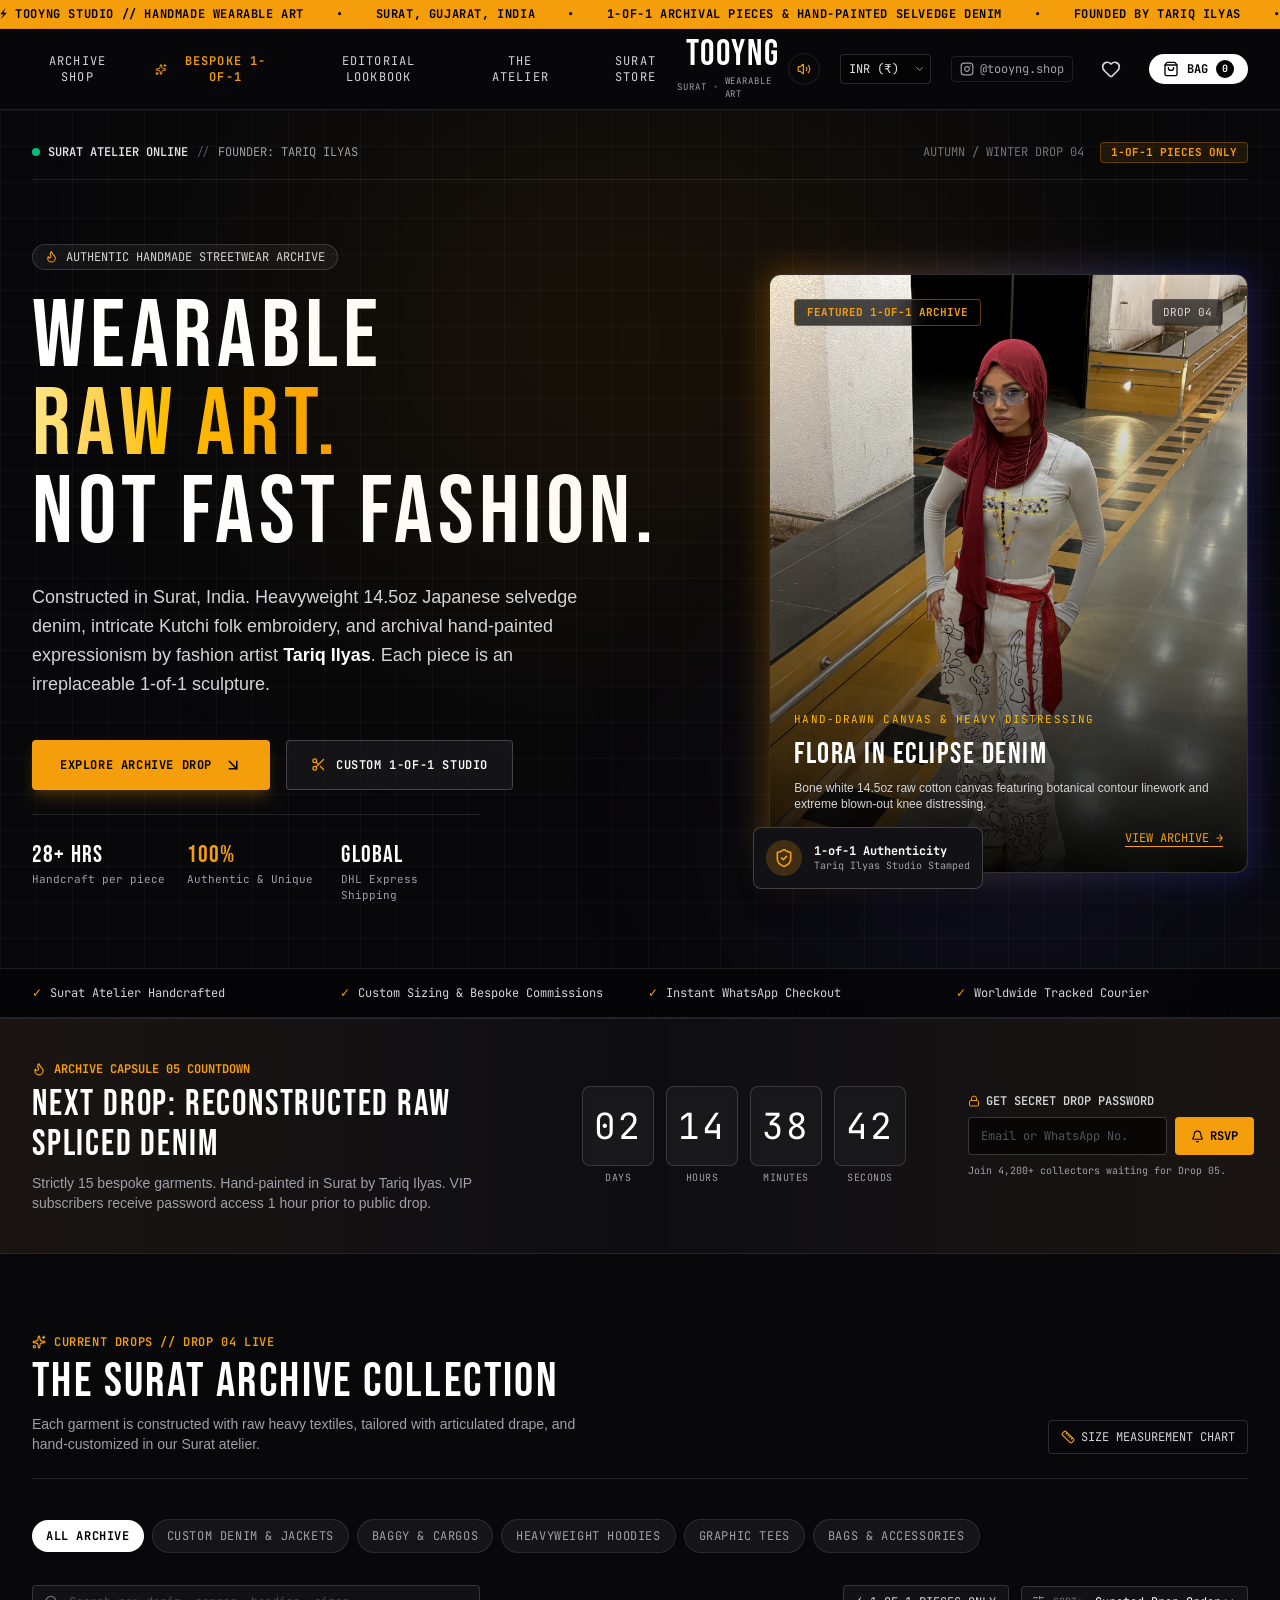
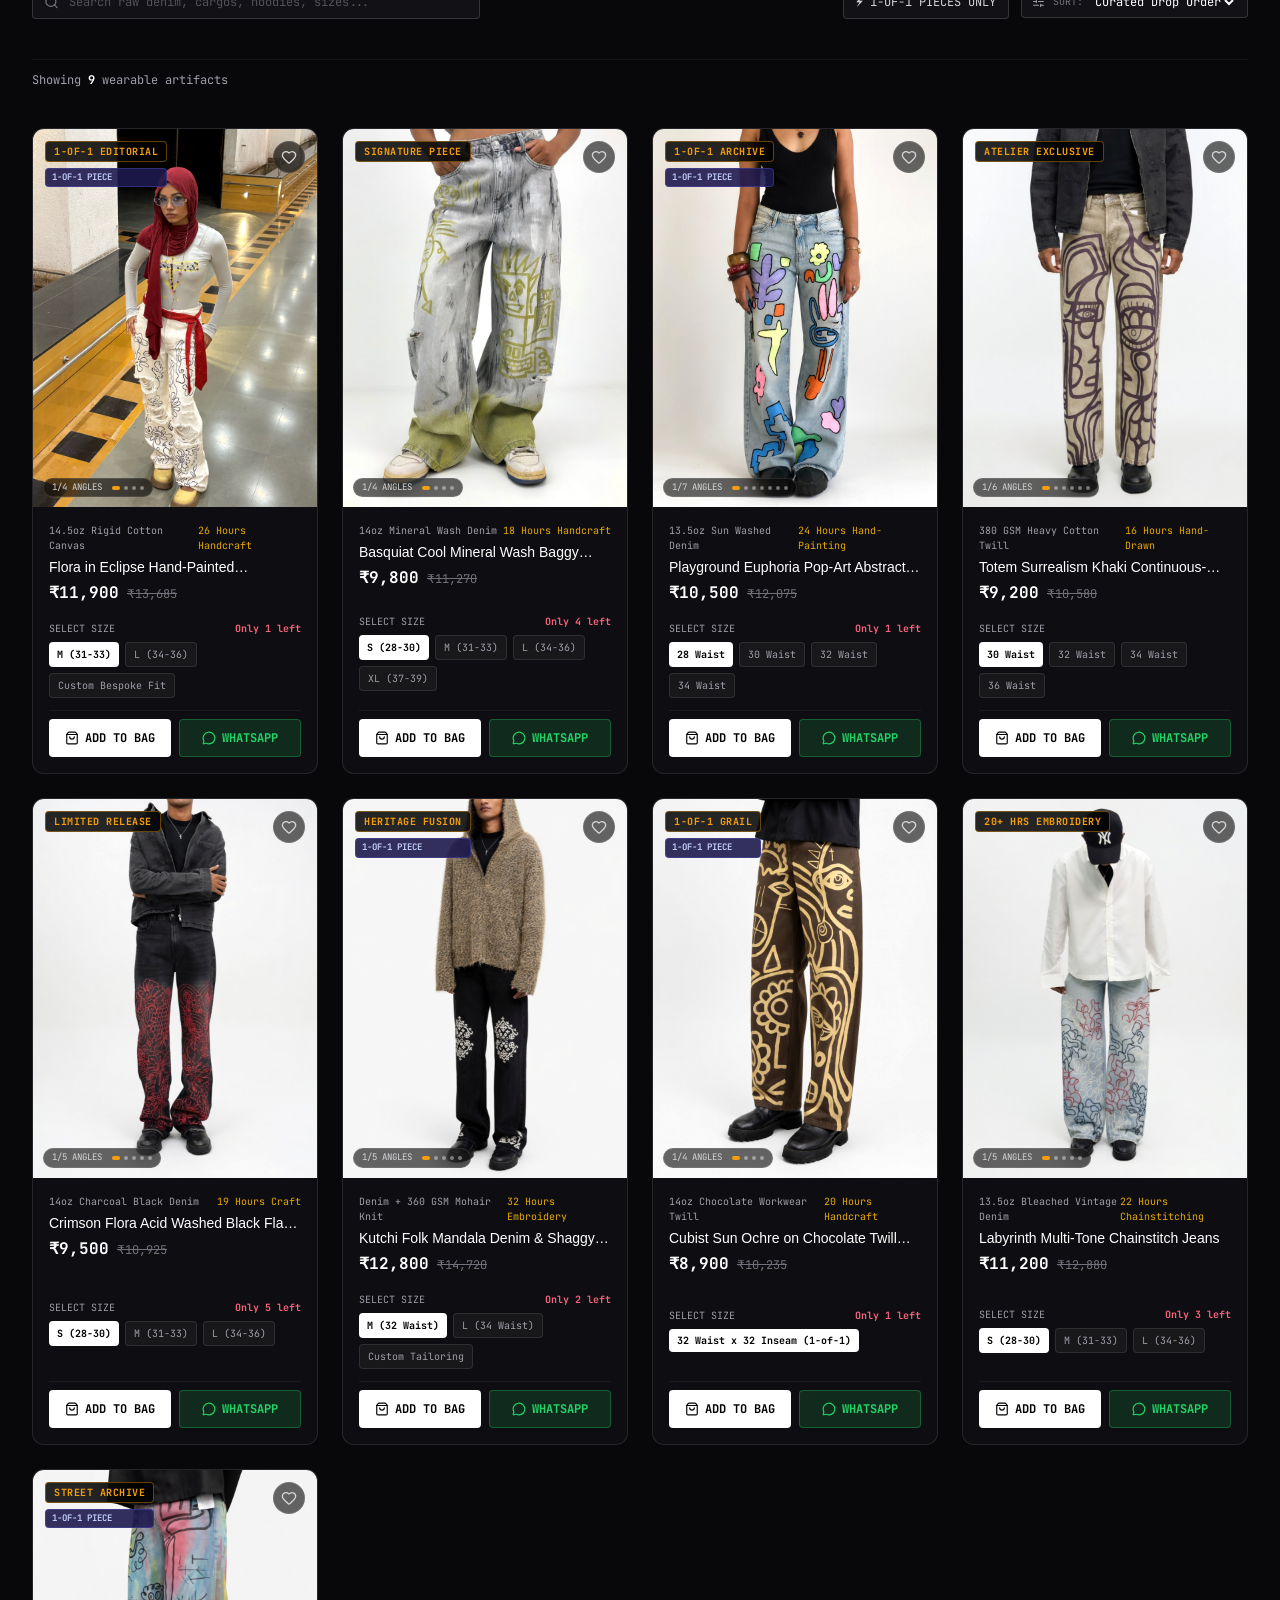
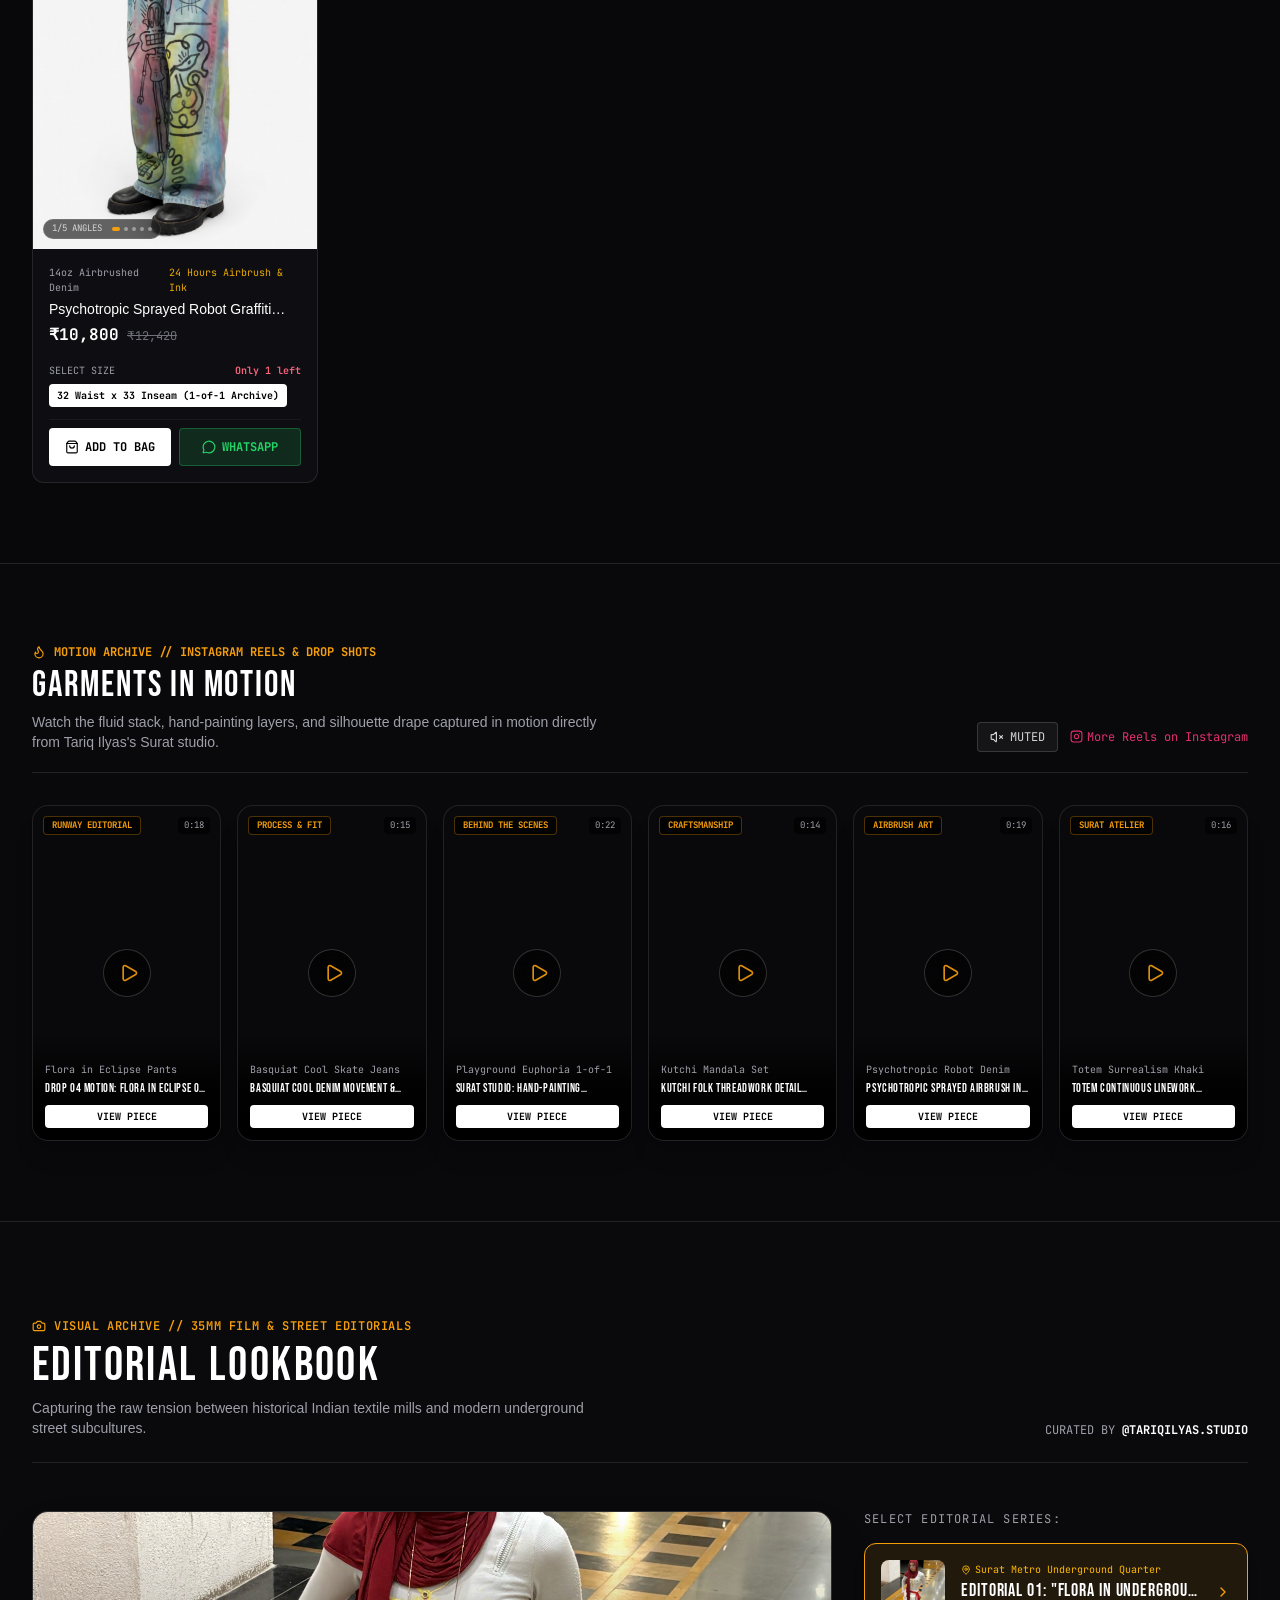
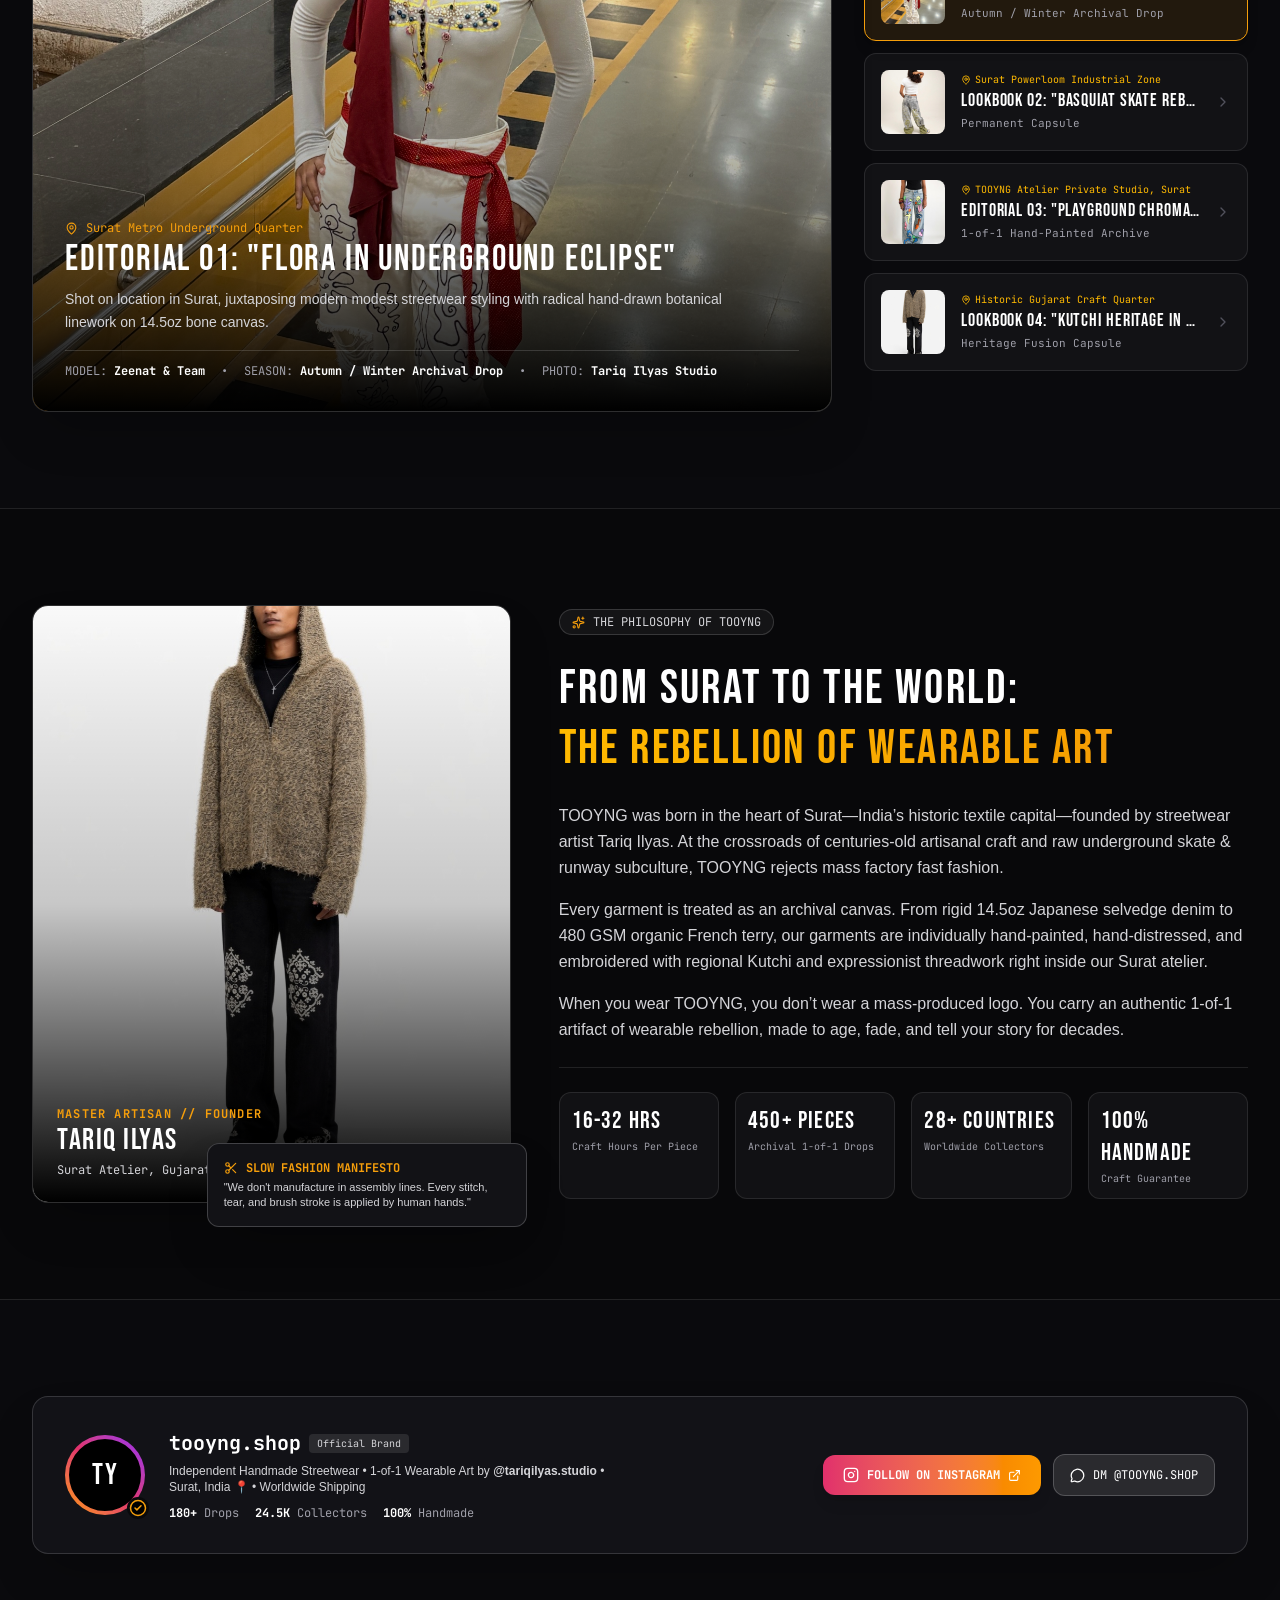
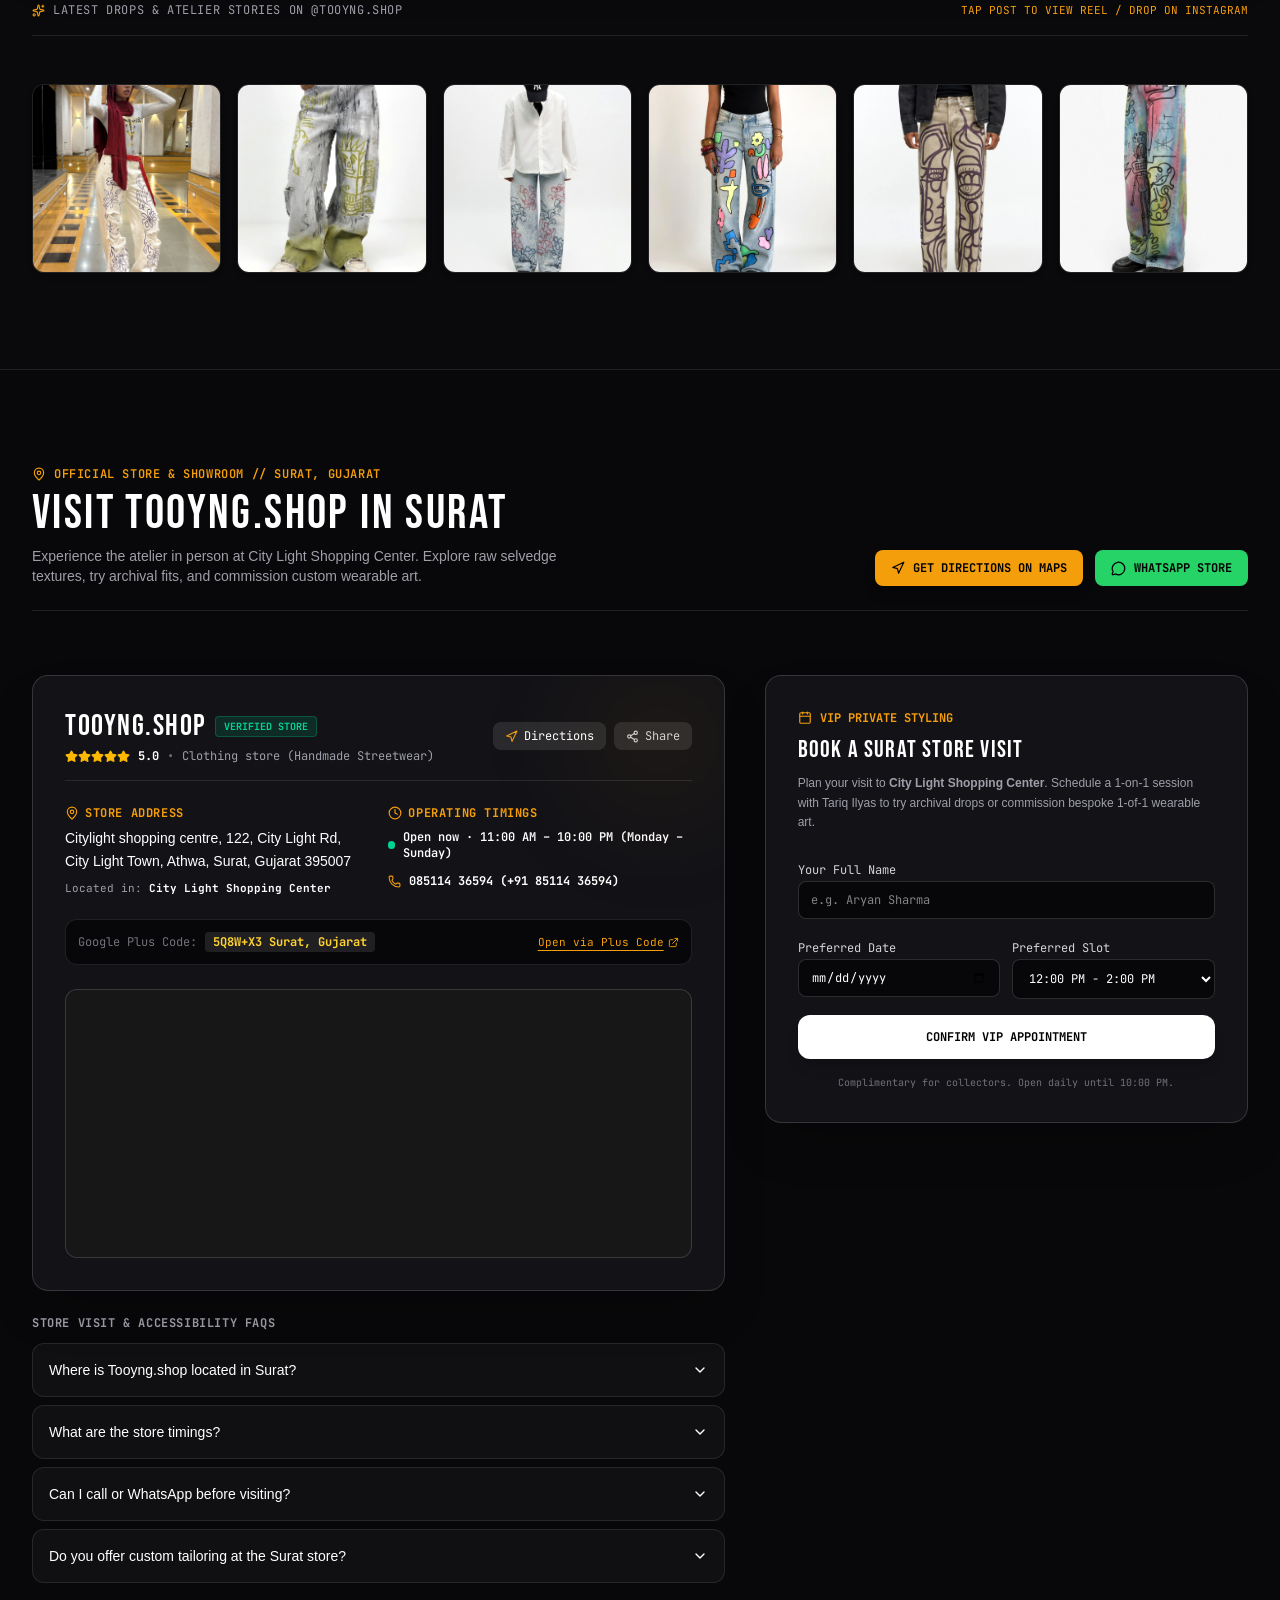
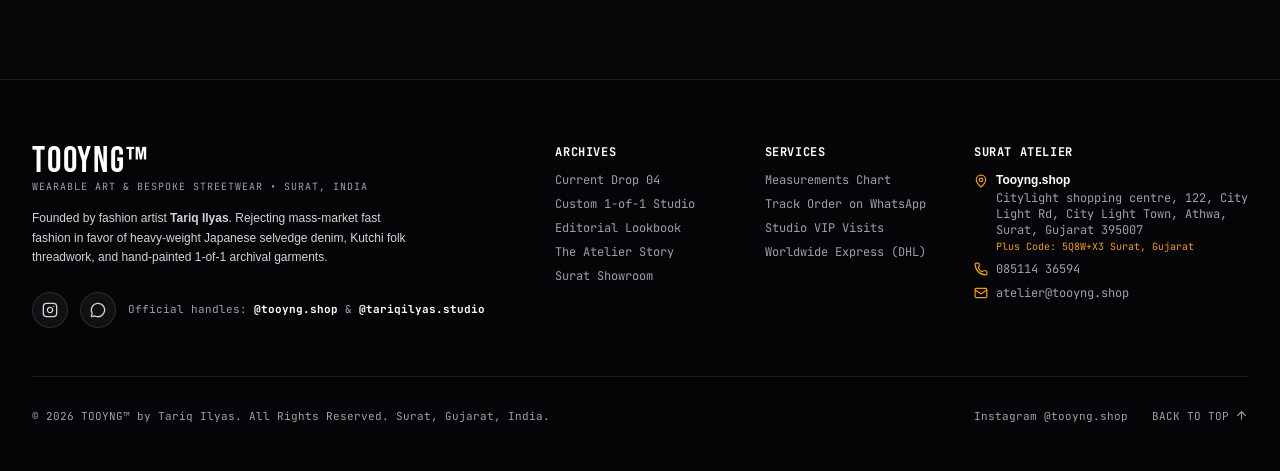
<file: index.html>
<!doctype html>
<html lang="en" class="scroll-smooth bg-[#09090b] text-[#fafafa]">
  <head>
    <meta charset="UTF-8" />
    <link rel="icon" type="image/svg+xml" href="data:image/svg+xml,<svg xmlns='http://www.w3.org/2000/svg' viewBox='0 0 100 100'><text y='.9em' font-size='90' font-weight='900' fill='%23fafafa' font-family='sans-serif'>TY</text></svg>" />
    <meta name="viewport" content="width=device-width, initial-scale=1.0" />
    <title>TOOYNG™ | Wearable Art & Bespoke Streetwear by Tariq Ilyas</title>
    <meta name="description" content="Official website of TOOYNG (@tooyng.shop). Independent handmade streetwear, 1-of-1 hand-painted denim, bespoke cultural embroidery, and limited archival drops from Surat, India." />
    <!-- Google Fonts -->
    <link rel="preconnect" href="https://fonts.googleapis.com">
    <link rel="preconnect" href="https://fonts.gstatic.com" crossorigin>
    <link href="https://fonts.googleapis.com/css2?family=Bebas+Neue&family=Space+Grotesk:wght@300;400;500;600;700&family=Syne:wght@400;600;700;800&family=JetBrains+Mono:wght@400;500;600&display=swap" rel="stylesheet">
    <script type="module" crossorigin src="./assets/index-BUgBsqxi.js"></script>
    <link rel="stylesheet" crossorigin href="./assets/index-oFnKnwKz.css">
  </head>
  <body class="bg-[#09090b] text-[#fafafa] antialiased selection:bg-[#f59e0b] selection:text-black">
    <div id="root"></div>
  </body>
</html>
</file>
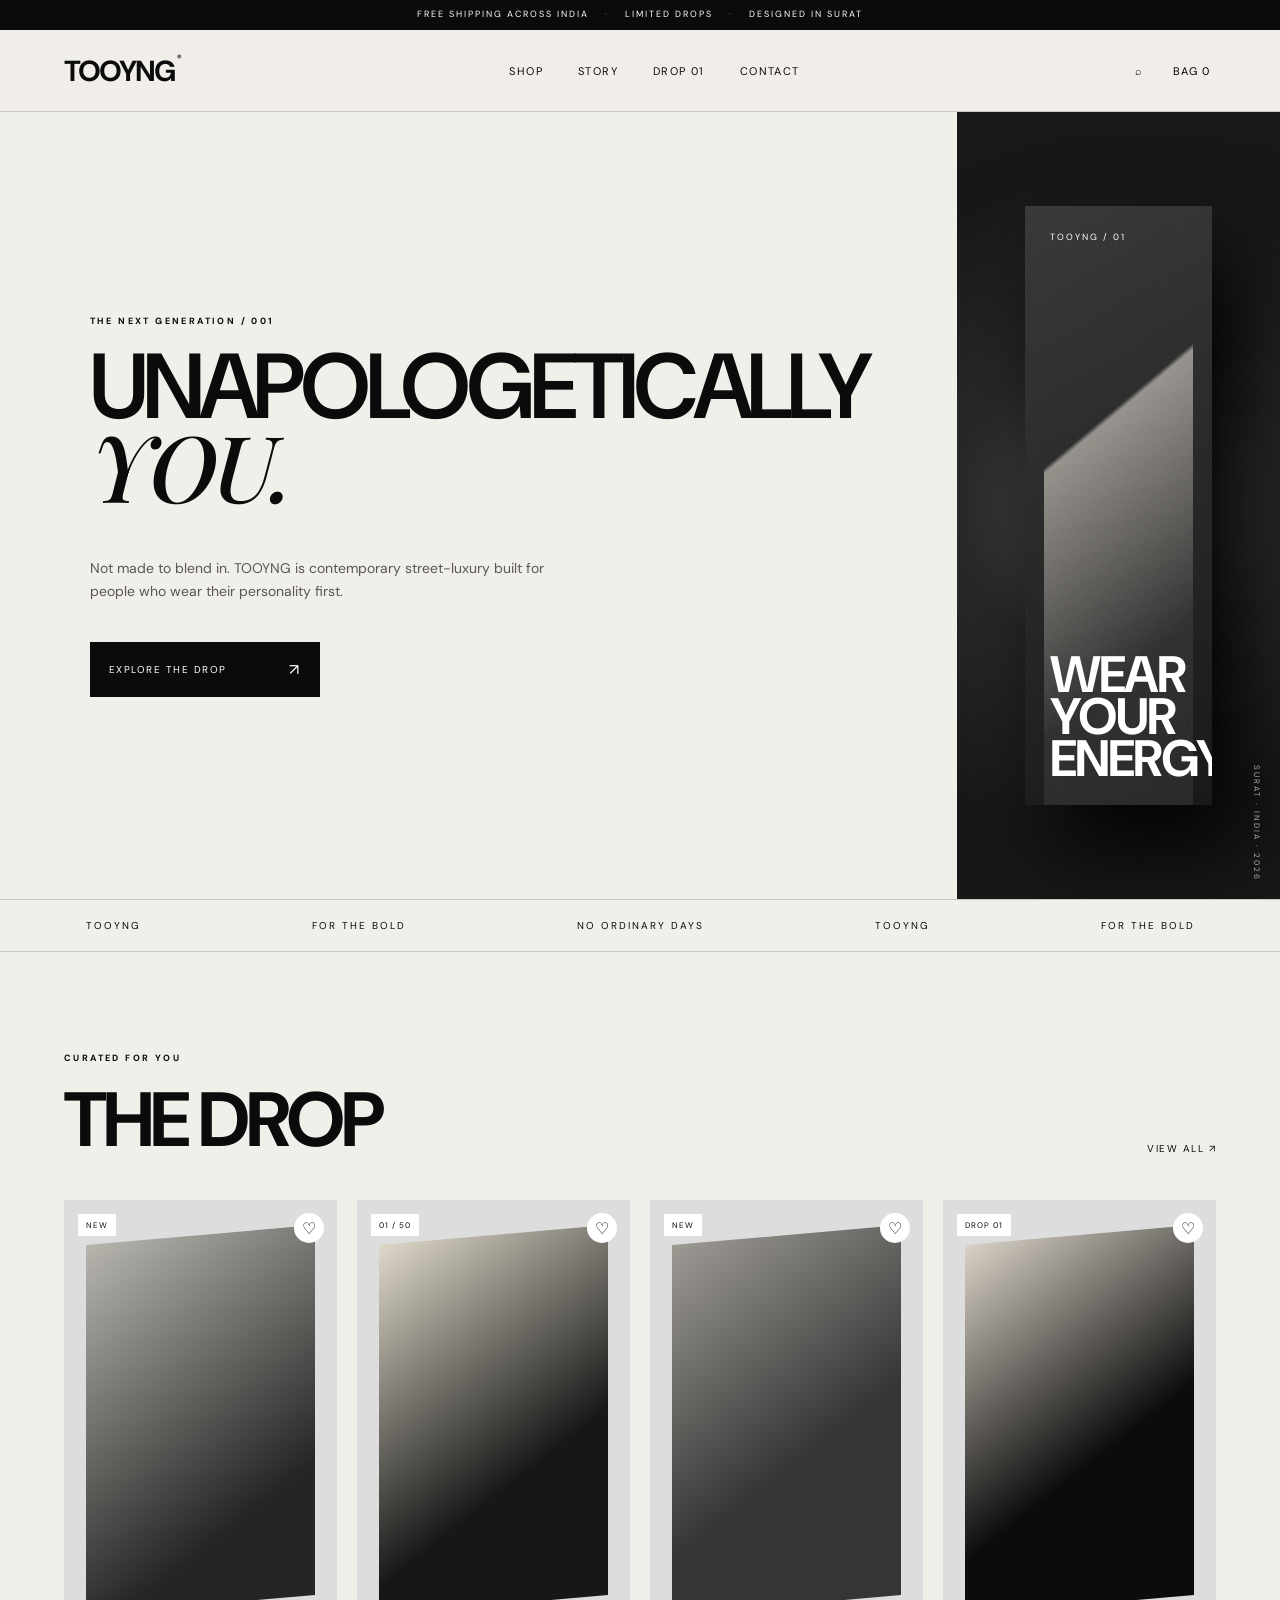
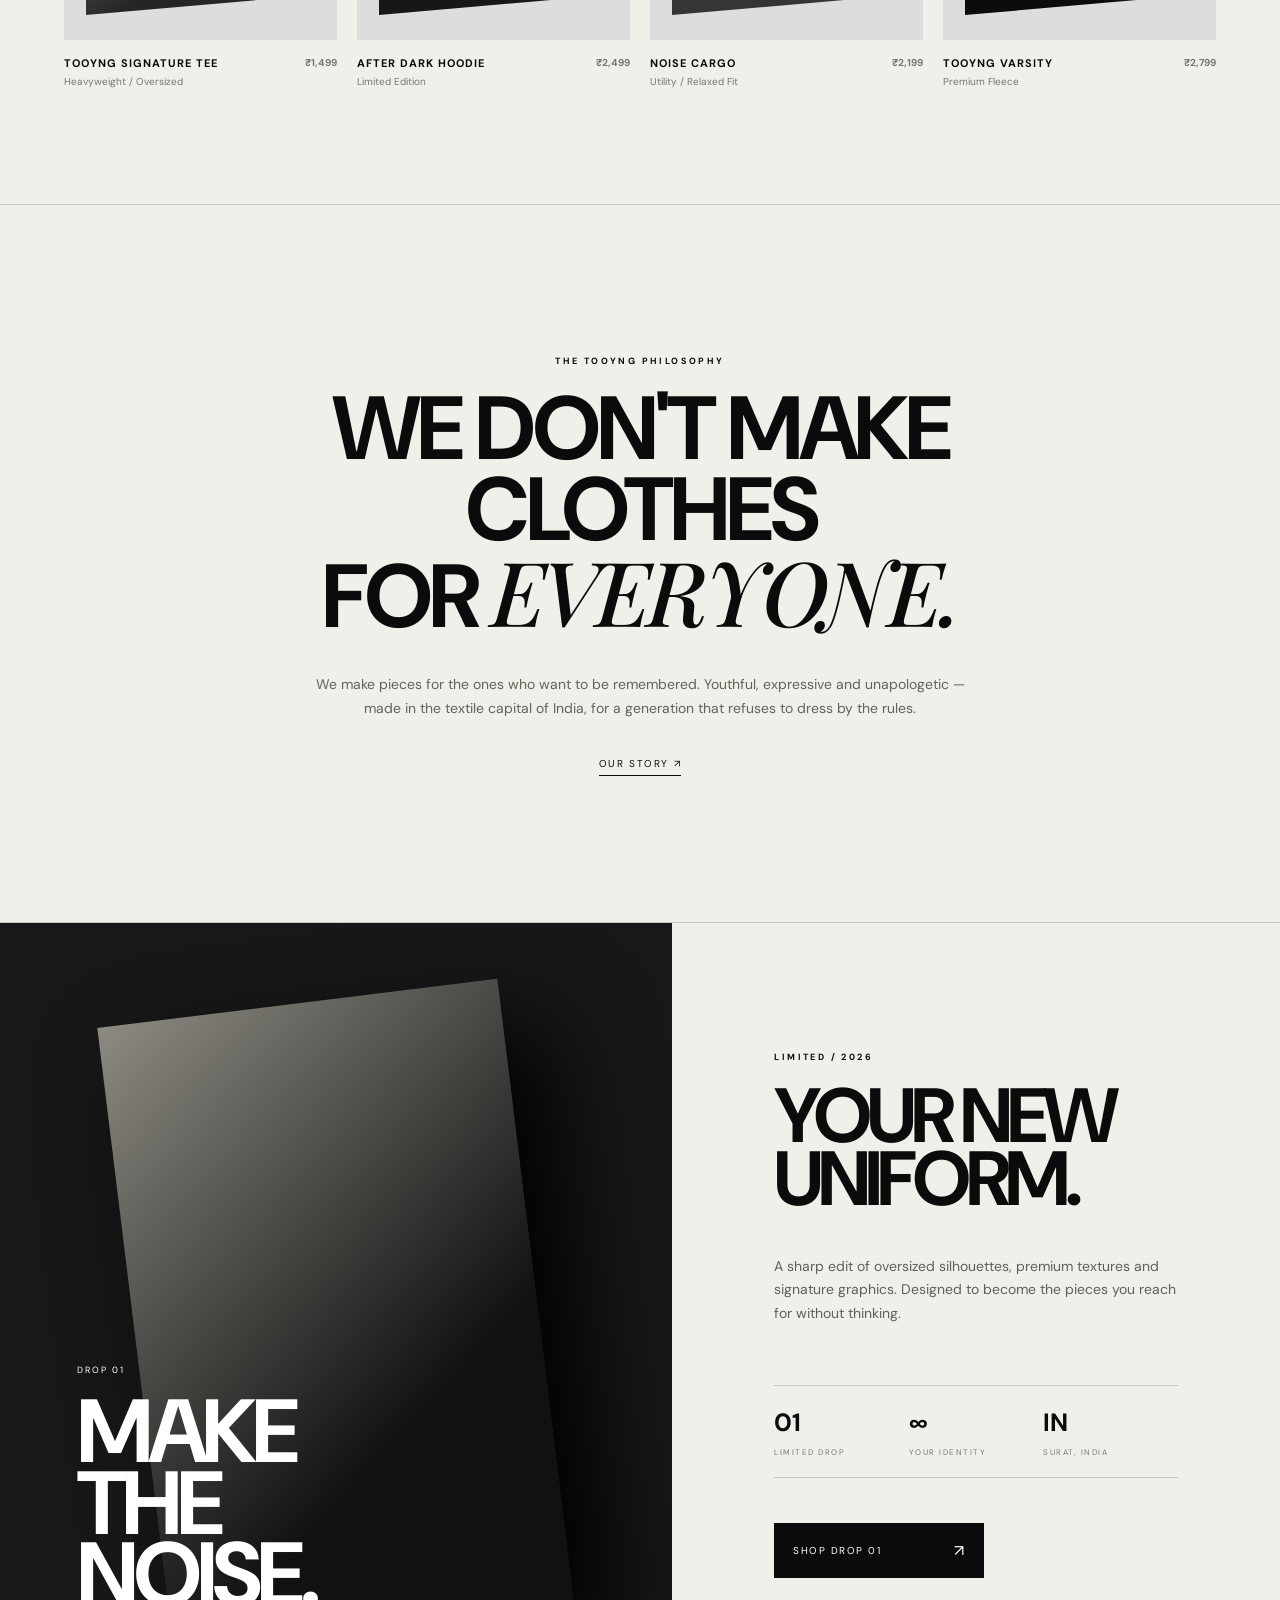
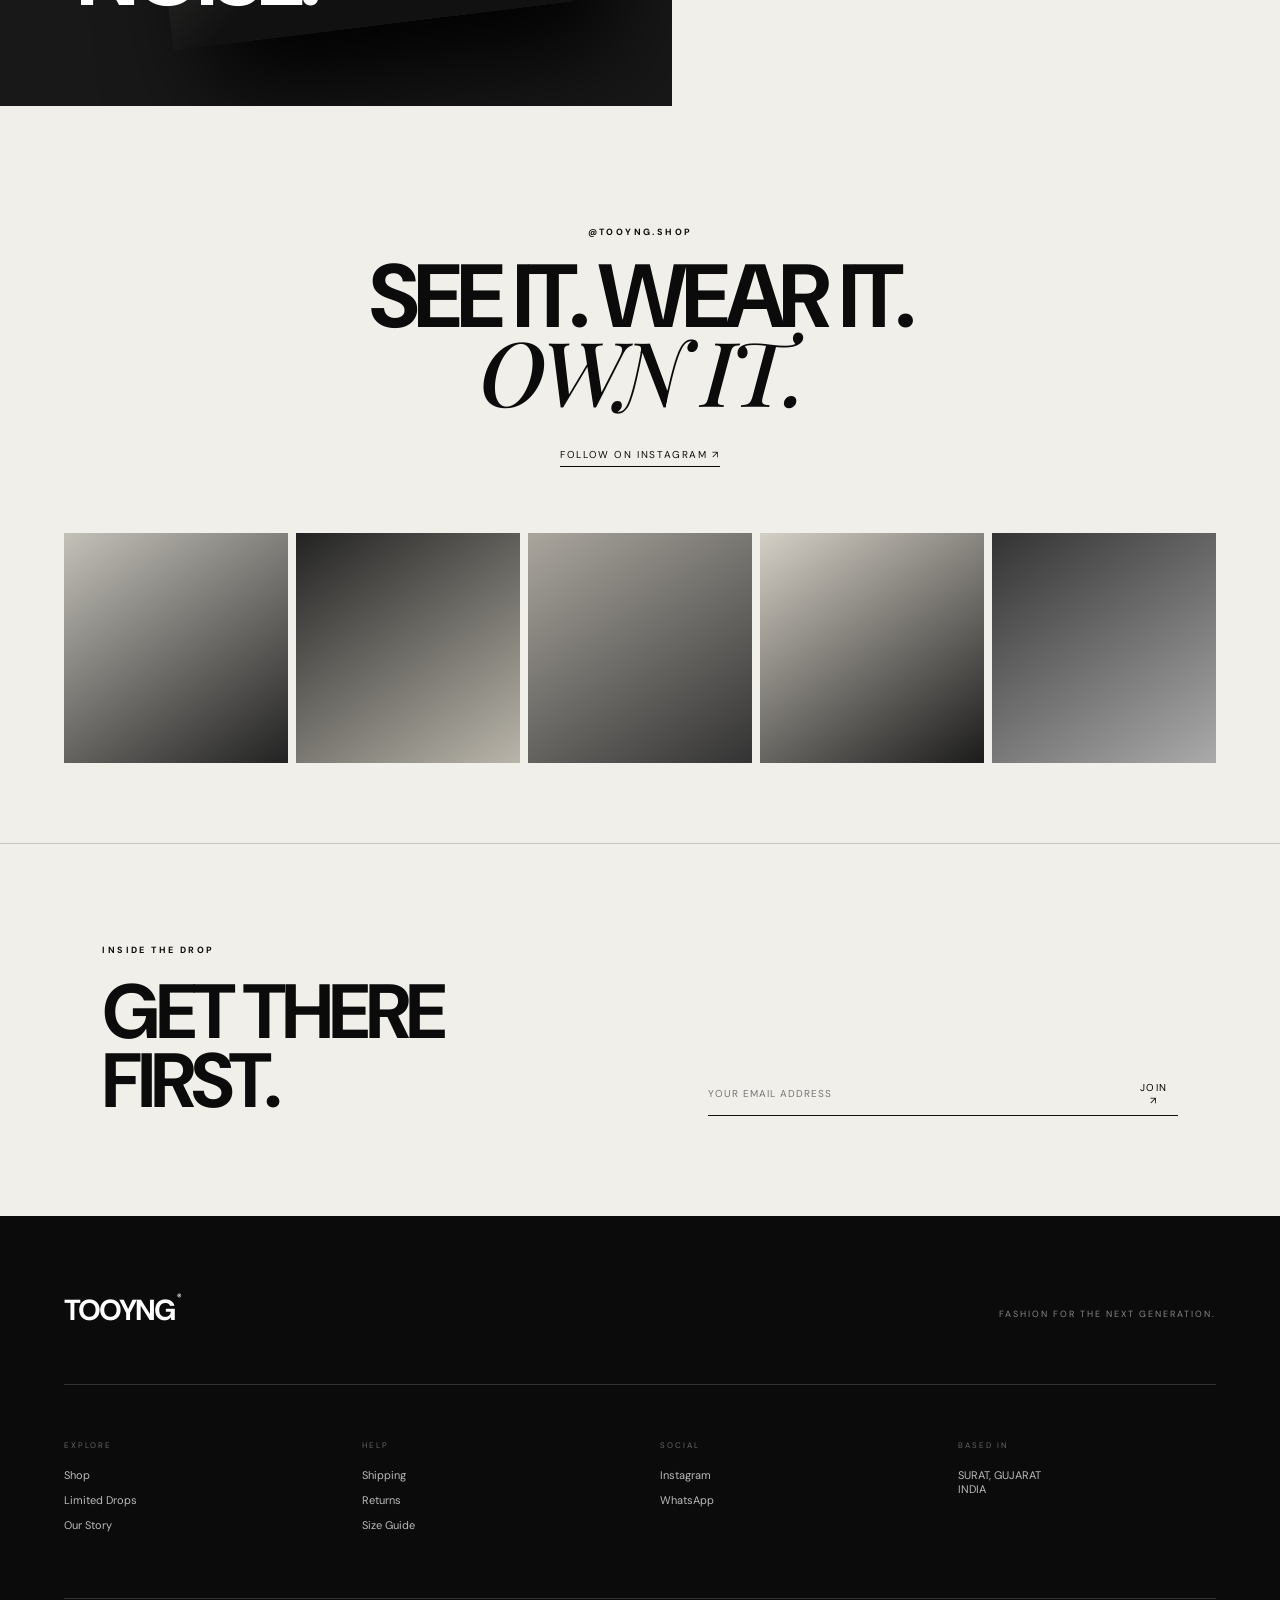
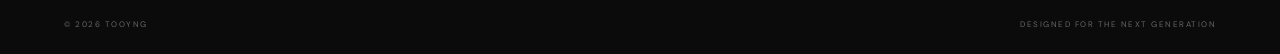
<file: tooyng-shop/Site 2/index.html>
<!doctype html>
<html lang="en">
<head>
<meta charset="utf-8"><meta name="viewport" content="width=device-width,initial-scale=1">
<title>TOOYNG — Unapologetically You</title>
<meta name="description" content="TOOYNG — contemporary fashion for the next generation. Designed in Surat.">
<link rel="preconnect" href="https://fonts.googleapis.com"><link rel="preconnect" href="https://fonts.gstatic.com" crossorigin>
<link href="https://fonts.googleapis.com/css2?family=DM+Sans:wght@400;500;600;700&family=Playfair+Display:wght@500;600;700&display=swap" rel="stylesheet">
<link rel="stylesheet" href="styles.css">
</head>
<body>
<div class="announcement">FREE SHIPPING ACROSS INDIA <span>·</span> LIMITED DROPS <span>·</span> DESIGNED IN SURAT</div>
<header class="nav"><a class="logo" href="#">TOOYNG<span>®</span></a><nav><a href="#shop">SHOP</a><a href="#story">STORY</a><a href="#drop">DROP 01</a><a href="#contact">CONTACT</a></nav><div class="actions"><button aria-label="Search">⌕</button><button aria-label="Bag">BAG <b>0</b></button><button class="menu" aria-label="Menu">☰</button></div></header>
<main>
<section class="hero">
<div class="hero-copy"><p class="eyebrow">THE NEXT GENERATION / 001</p><h1>UNAPOLOGETICALLY<br><em>YOU.</em></h1><p class="lead">Not made to blend in. TOOYNG is contemporary street-luxury built for people who wear their personality first.</p><a class="button" href="#shop">EXPLORE THE DROP <span>↗</span></a></div>
<div class="hero-art"><div class="art-glow"></div><div class="model-card"><div class="grain"></div><span>TOOYNG / 01</span><strong>WEAR<br>YOUR<br>ENERGY.</strong></div><div class="vertical">SURAT · INDIA · 2026</div></div>
</section>
<section class="ticker"><div>TOOYNG</div><div>FOR THE BOLD</div><div>NO ORDINARY DAYS</div><div>TOOYNG</div><div>FOR THE BOLD</div></section>
<section id="shop" class="section shop"><div class="section-head"><div><p class="eyebrow">CURATED FOR YOU</p><h2>THE DROP</h2></div><a href="#">VIEW ALL ↗</a></div><div class="products">
<article class="product"><div class="product-img img1"><span>NEW</span><button>♡</button></div><div class="meta"><div><h3>TOOYNG SIGNATURE TEE</h3><p>Heavyweight / Oversized</p></div><strong>₹1,499</strong></div></article>
<article class="product"><div class="product-img img2"><span>01 / 50</span><button>♡</button></div><div class="meta"><div><h3>AFTER DARK HOODIE</h3><p>Limited Edition</p></div><strong>₹2,499</strong></div></article>
<article class="product"><div class="product-img img3"><span>NEW</span><button>♡</button></div><div class="meta"><div><h3>NOISE CARGO</h3><p>Utility / Relaxed Fit</p></div><strong>₹2,199</strong></div></article>
<article class="product"><div class="product-img img4"><span>DROP 01</span><button>♡</button></div><div class="meta"><div><h3>TOOYNG VARSITY</h3><p>Premium Fleece</p></div><strong>₹2,799</strong></div></article>
</div></section>
<section id="story" class="statement"><p class="eyebrow">THE TOOYNG PHILOSOPHY</p><h2>WE DON'T MAKE CLOTHES<br>FOR <i>EVERYONE.</i></h2><p>We make pieces for the ones who want to be remembered. Youthful, expressive and unapologetic — made in the textile capital of India, for a generation that refuses to dress by the rules.</p><a href="#contact">OUR STORY ↗</a></section>
<section id="drop" class="feature"><div class="feature-image"><div><small>DROP 01</small><h2>MAKE<br>THE<br>NOISE.</h2></div></div><div class="feature-copy"><p class="eyebrow">LIMITED / 2026</p><h2>YOUR NEW<br>UNIFORM.</h2><p>A sharp edit of oversized silhouettes, premium textures and signature graphics. Designed to become the pieces you reach for without thinking.</p><div class="stats"><div><b>01</b><span>LIMITED DROP</span></div><div><b>∞</b><span>YOUR IDENTITY</span></div><div><b>IN</b><span>SURAT, INDIA</span></div></div><a class="button dark" href="#shop">SHOP DROP 01 <span>↗</span></a></div></section>
<section class="social"><p class="eyebrow">@TOOYNG.SHOP</p><h2>SEE IT. WEAR IT.<br><i>OWN IT.</i></h2><a href="https://www.instagram.com/tooyng.shop/" target="_blank" rel="noopener">FOLLOW ON INSTAGRAM ↗</a><div class="social-grid"><div></div><div></div><div></div><div></div><div></div></div></section>
<section class="newsletter"><div><p class="eyebrow">INSIDE THE DROP</p><h2>GET THERE<br>FIRST.</h2></div><form onsubmit="event.preventDefault();alert('Welcome to TOOYNG.');"><input type="email" placeholder="YOUR EMAIL ADDRESS" required><button>JOIN ↗</button></form></section>
</main>
<footer id="contact"><div class="footer-top"><a class="logo" href="#">TOOYNG<span>®</span></a><p>FASHION FOR THE NEXT GENERATION.</p></div><div class="footer-grid"><div><small>EXPLORE</small><a href="#shop">Shop</a><a href="#drop">Limited Drops</a><a href="#story">Our Story</a></div><div><small>HELP</small><a href="#">Shipping</a><a href="#">Returns</a><a href="#">Size Guide</a></div><div><small>SOCIAL</small><a href="https://www.instagram.com/tooyng.shop/">Instagram</a><a href="#">WhatsApp</a></div><div><small>BASED IN</small><p>SURAT, GUJARAT<br>INDIA</p></div></div><div class="footer-bottom"><span>© 2026 TOOYNG</span><span>DESIGNED FOR THE NEXT GENERATION</span></div></footer>
<script src="script.js"></script>
</body></html>
</file>
<file: tooyng-shop/Site 2/styles.css>
:root{--ink:#0b0b0b;--paper:#f1efe9;--muted:#77746e;--line:#cbc8c0;--accent:#d7ff00}*{box-sizing:border-box}html{scroll-behavior:smooth}body{margin:0;background:var(--paper);color:var(--ink);font-family:'DM Sans',sans-serif}a{color:inherit;text-decoration:none}button,input{font:inherit}.announcement{height:30px;background:#0b0b0b;color:#fff;text-align:center;font-size:9px;letter-spacing:2px;padding:8px}.announcement span{margin:0 12px;color:#777}.nav{height:82px;border-bottom:1px solid var(--line);display:flex;align-items:center;justify-content:space-between;padding:0 5vw;position:sticky;top:0;background:rgba(241,239,233,.94);backdrop-filter:blur(14px);z-index:10}.logo{font-weight:700;letter-spacing:-2px;font-size:29px}.logo span{font-size:9px;vertical-align:top;margin-left:3px}nav{display:flex;gap:35px;font-size:11px;letter-spacing:1.4px}nav a:hover,.footer-grid a:hover{opacity:.55}.actions{display:flex;align-items:center;gap:18px}.actions button{background:none;border:0;cursor:pointer;font-size:11px;letter-spacing:1px}.actions b{font-weight:400}.menu{display:none}.hero{min-height:calc(100vh - 112px);display:grid;grid-template-columns:1fr 1fr;border-bottom:1px solid var(--line)}.hero-copy{padding:9vw 7vw;display:flex;flex-direction:column;justify-content:center}.eyebrow{font-size:9px;letter-spacing:2.4px;font-weight:700;margin:0 0 22px}.hero h1{font-size:clamp(54px,7.2vw,112px);line-height:.84;letter-spacing:-5px;margin:0 0 32px;font-weight:600}.hero h1 em,.statement i,.social i{font-family:'Playfair Display',serif;font-weight:500}.lead{max-width:470px;color:#595751;line-height:1.65;font-size:14px;margin-bottom:38px}.button{display:flex;justify-content:space-between;align-items:center;background:var(--ink);color:#fff;width:230px;padding:17px 19px;font-size:10px;letter-spacing:1.5px}.button span{font-size:16px}.button:hover{transform:translateY(-2px)}.hero-art{background:#181818;position:relative;overflow:hidden;display:flex;align-items:center;justify-content:center}.art-glow{position:absolute;width:55vw;height:55vw;border-radius:50%;background:radial-gradient(circle,#777 0,#333 32%,#181818 68%);filter:blur(8px);opacity:.65}.model-card{height:76%;width:58%;background:linear-gradient(150deg,#333,#111);position:relative;overflow:hidden;box-shadow:30px 40px 90px #000;display:flex;flex-direction:column;justify-content:space-between;padding:25px;color:white}.model-card:after{content:'';position:absolute;inset:18% 10% 0;background:linear-gradient(140deg,transparent 25%,#b6b0a6 26%,#191919 70%);opacity:.7;mix-blend-mode:screen}.model-card span{font-size:9px;letter-spacing:2px;z-index:2}.model-card strong{font-size:clamp(30px,4vw,62px);line-height:.82;letter-spacing:-2px;z-index:2}.grain{position:absolute;inset:0;opacity:.12;background-image:url("data:image/svg+xml,%3Csvg viewBox='0 0 180 180' xmlns='http://www.w3.org/2000/svg'%3E%3Cfilter id='n'%3E%3CfeTurbulence type='fractalNoise' baseFrequency='.9' numOctaves='4' stitchTiles='stitch'/%3E%3C/filter%3E%3Crect width='100%25' height='100%25' filter='url(%23n)' opacity='.8'/%3E%3C/svg%3E")}.vertical{position:absolute;right:18px;bottom:18px;color:#aaa;font-size:8px;letter-spacing:2px;writing-mode:vertical-rl}.ticker{height:52px;border-bottom:1px solid var(--line);display:flex;align-items:center;justify-content:space-around;font-size:10px;letter-spacing:2px;overflow:hidden;white-space:nowrap}.section{padding:100px 5vw}.section-head{display:flex;justify-content:space-between;align-items:end;margin-bottom:45px}.section-head h2,.statement h2,.newsletter h2{font-size:clamp(42px,6vw,85px);letter-spacing:-4px;line-height:.9;margin:0}.section-head>a{font-size:10px;letter-spacing:1.5px}.products{display:grid;grid-template-columns:repeat(4,1fr);gap:20px}.product-img{height:440px;background:#ddd;position:relative;overflow:hidden}.product-img:before{content:'';position:absolute;inset:8%;background:linear-gradient(145deg,#b7b5ae,#252525 75%);transform:skewY(-5deg);transition:.5s}.img2:before{background:linear-gradient(145deg,#ded8c9,#171717 65%)}.img3:before{background:linear-gradient(145deg,#9d9a94,#353535 60%)}.img4:before{background:linear-gradient(145deg,#d9d2c7,#0c0c0c 60%)}.product-img:hover:before{transform:skewY(-5deg) scale(1.05)}.product-img span{position:absolute;left:14px;top:14px;background:#fff;padding:6px 8px;font-size:8px;letter-spacing:1px;z-index:2}.product-img button{position:absolute;right:13px;top:13px;border:0;background:#fff;width:30px;height:30px;border-radius:50%;z-index:2;cursor:pointer}.meta{display:flex;justify-content:space-between;padding:16px 0}.meta h3{font-size:11px;letter-spacing:1px;margin:0 0 5px}.meta p,.meta strong{font-size:10px;color:var(--muted);margin:0}.statement{padding:150px 12vw;border-top:1px solid var(--line);border-bottom:1px solid var(--line);text-align:center}.statement h2{font-size:clamp(45px,7vw,100px);margin-bottom:35px}.statement>p:not(.eyebrow){max-width:670px;margin:0 auto 30px;color:#65625c;line-height:1.7;font-size:14px}.statement>a,.social>a{font-size:10px;letter-spacing:1.6px;border-bottom:1px solid;padding-bottom:5px}.feature{display:grid;grid-template-columns:1.05fr .95fr;min-height:760px}.feature-image{background:#181818;position:relative;overflow:hidden;display:flex;align-items:end;padding:6vw;color:white}.feature-image:before{content:'';position:absolute;inset:10% 20%;background:linear-gradient(140deg,#8d8a82,#111 68%);transform:rotate(-7deg);box-shadow:40px 50px 100px #000}.feature-image>div{position:relative;z-index:2}.feature-image small{font-size:9px;letter-spacing:2px}.feature-image h2{font-size:clamp(55px,7vw,100px);line-height:.8;letter-spacing:-5px;margin:18px 0}.feature-copy{padding:10vw 8vw;display:flex;flex-direction:column;justify-content:center}.feature-copy h2{font-size:clamp(50px,6vw,90px);letter-spacing:-5px;line-height:.82;margin:0 0 30px}.feature-copy>p:not(.eyebrow){max-width:440px;line-height:1.7;color:#625f59;font-size:14px}.stats{display:grid;grid-template-columns:repeat(3,1fr);border-top:1px solid var(--line);border-bottom:1px solid var(--line);margin:45px 0;padding:20px 0}.stats div{display:flex;flex-direction:column;gap:8px}.stats b{font-size:25px}.stats span{font-size:8px;letter-spacing:1.5px;color:#777}.dark{width:210px}.social{text-align:center;padding:120px 5vw 80px;border-bottom:1px solid var(--line)}.social h2{font-size:clamp(50px,7vw,100px);letter-spacing:-5px;line-height:.82;margin:0 0 28px}.social-grid{display:grid;grid-template-columns:repeat(5,1fr);gap:8px;margin-top:70px}.social-grid div{height:230px;background:linear-gradient(145deg,#c4c1b9,#222)}.social-grid div:nth-child(2){background:linear-gradient(145deg,#222,#b9b5aa)}.social-grid div:nth-child(3){background:linear-gradient(145deg,#aaa69e,#333)}.social-grid div:nth-child(4){background:linear-gradient(145deg,#d5d0c6,#1b1b1b)}.social-grid div:nth-child(5){background:linear-gradient(145deg,#333,#aaa)}.newsletter{padding:100px 8vw;display:flex;justify-content:space-between;align-items:end;gap:50px}.newsletter form{display:flex;border-bottom:1px solid #111;width:min(470px,100%)}.newsletter input{border:0;background:none;padding:15px 0;outline:0;width:100%;font-size:10px;letter-spacing:1px}.newsletter button{border:0;background:none;cursor:pointer;font-size:10px;letter-spacing:1.5px}footer{background:#0b0b0b;color:#fff;padding:75px 5vw 25px}.footer-top{display:flex;justify-content:space-between;align-items:end;border-bottom:1px solid #333;padding-bottom:55px}.footer-top p{font-size:9px;letter-spacing:2px;color:#888}.footer-grid{display:grid;grid-template-columns:repeat(4,1fr);padding:55px 0;gap:40px}.footer-grid small{display:block;color:#666;font-size:8px;letter-spacing:2px;margin-bottom:18px}.footer-grid a,.footer-grid p{display:block;font-size:11px;margin:0 0 11px;color:#bbb}.footer-bottom{border-top:1px solid #333;padding-top:20px;display:flex;justify-content:space-between;font-size:8px;letter-spacing:1.5px;color:#666}@media(max-width:800px){nav{display:none}.menu{display:block}.hero{grid-template-columns:1fr}.hero-copy{min-height:70vh;padding:90px 7vw}.hero-art{min-height:600px}.products{grid-template-columns:repeat(2,1fr)}.product-img{height:320px}.feature{grid-template-columns:1fr}.feature-image{min-height:650px}.social-grid{grid-template-columns:repeat(2,1fr)}.social-grid div{height:220px}.social-grid div:last-child{display:none}.newsletter{display:block}.newsletter form{margin-top:45px}.footer-grid{grid-template-columns:repeat(2,1fr)}.footer-top{display:block}.footer-top p{margin-top:30px}.footer-bottom{display:block;line-height:2}.footer-bottom span{display:block}}@media(max-width:480px){.announcement{font-size:7px}.nav{height:70px;padding:0 5vw}.logo{font-size:25px}.actions{gap:10px}.hero h1{letter-spacing:-3px}.hero-art{min-height:500px}.model-card{height:72%;width:70%}.section{padding:75px 5vw}.products{gap:12px}.product-img{height:260px}.meta{display:block}.meta strong{display:block;margin-top:8px}.statement{padding:100px 7vw}.feature-copy{padding:75px 7vw}.stats{gap:15px}.newsletter{padding:75px 7vw}.footer-grid{gap:25px}}
</file>
